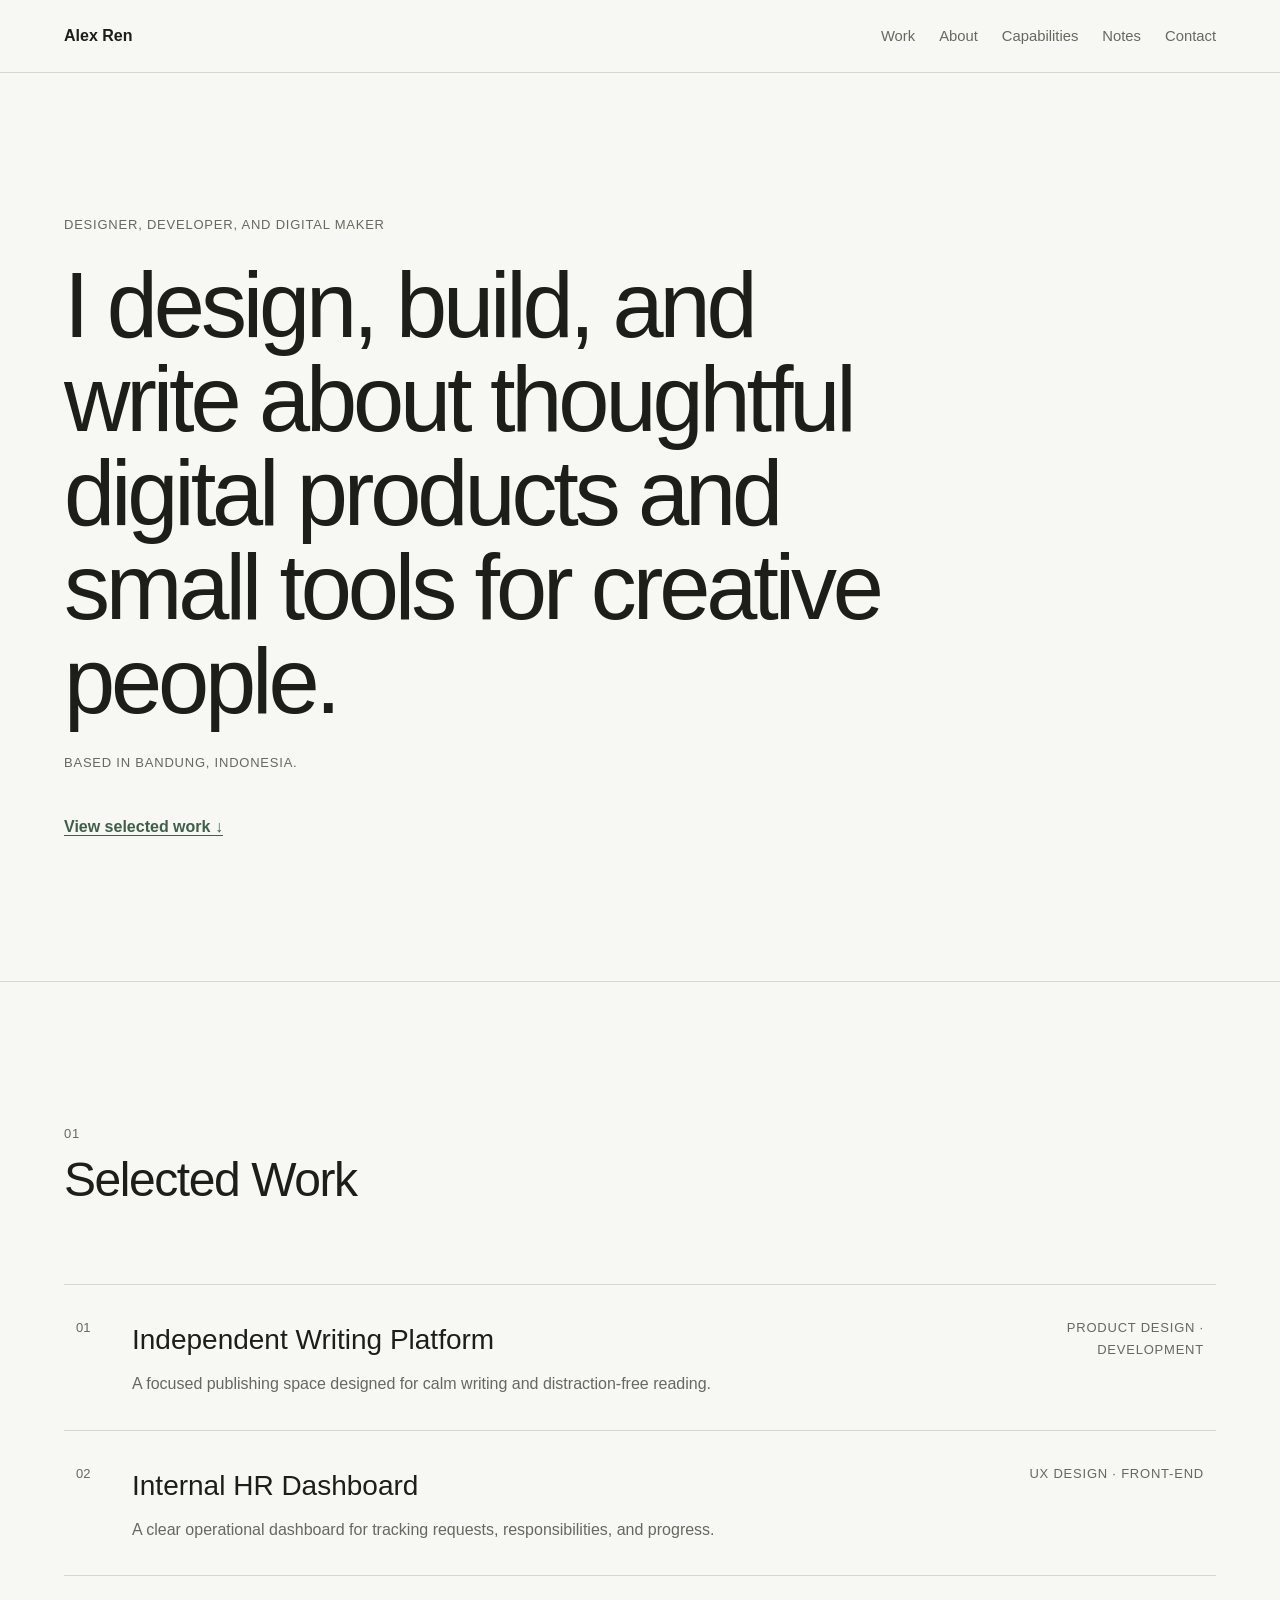
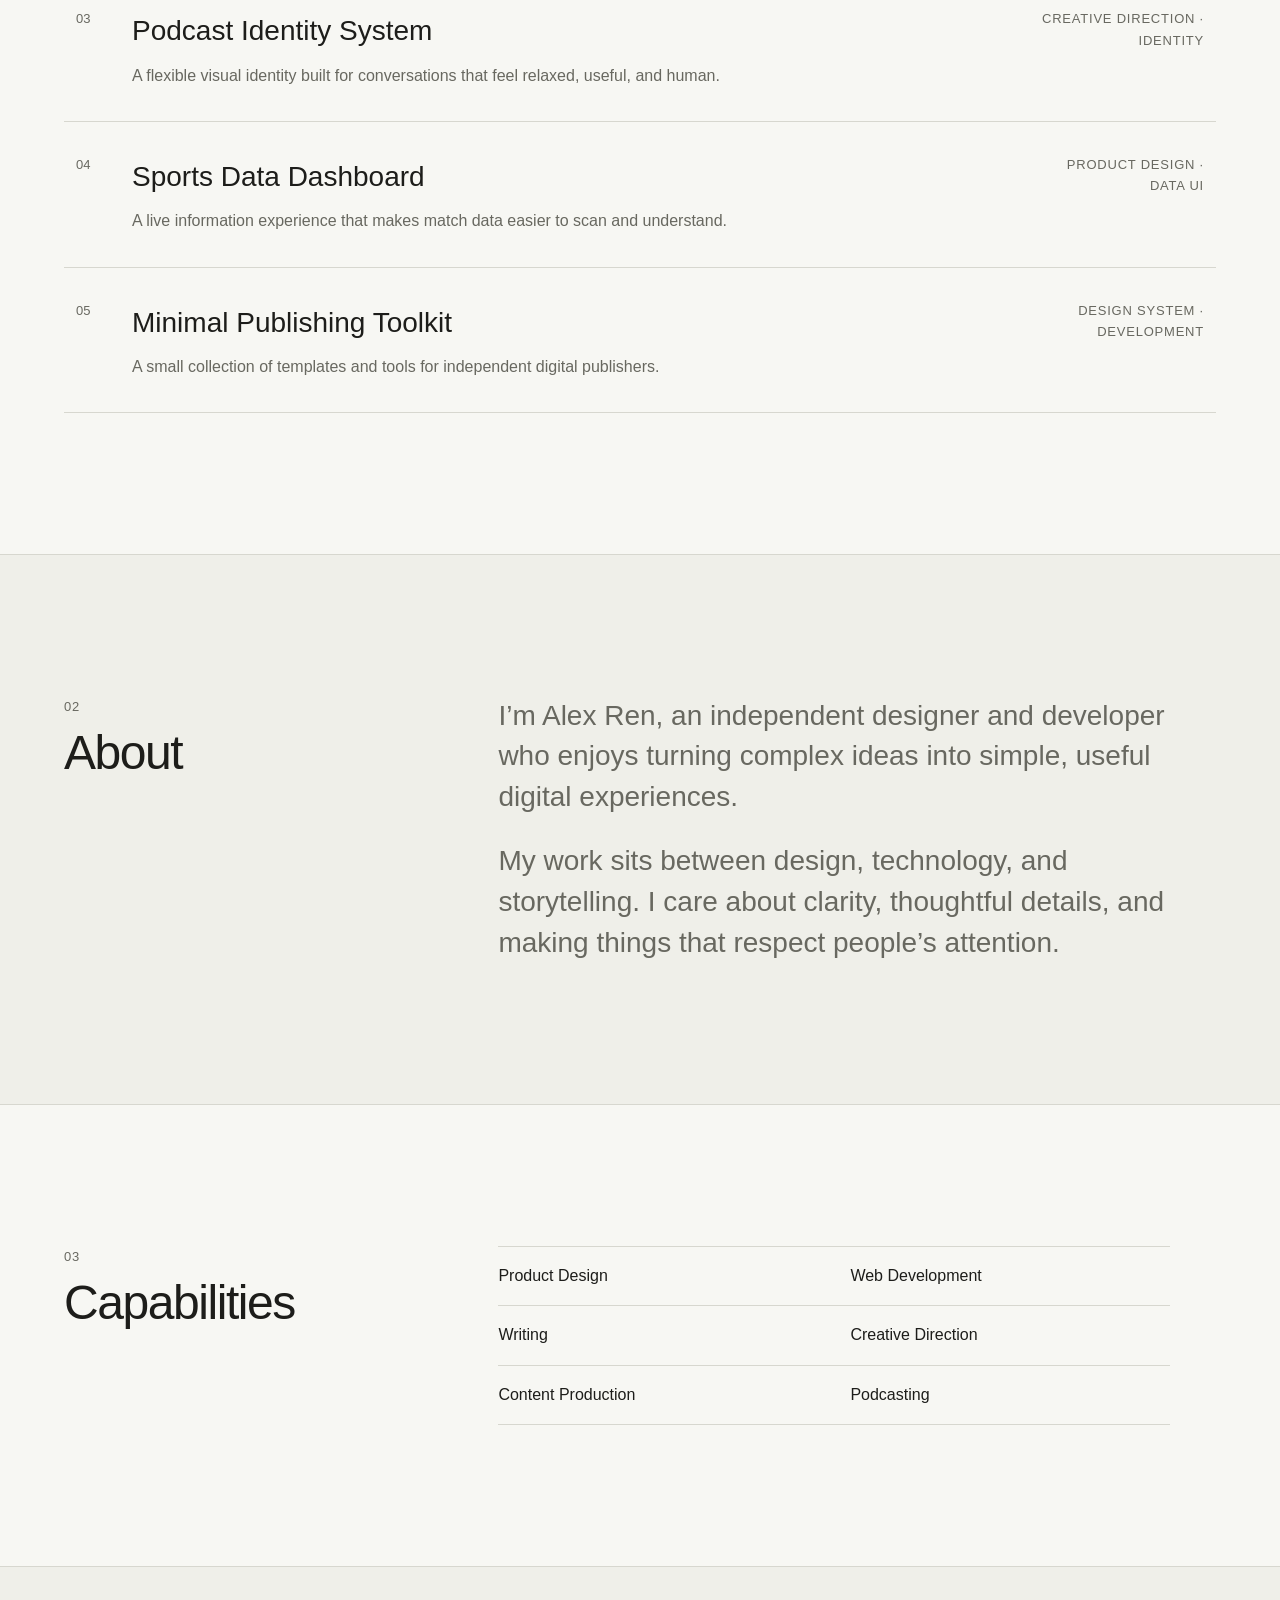
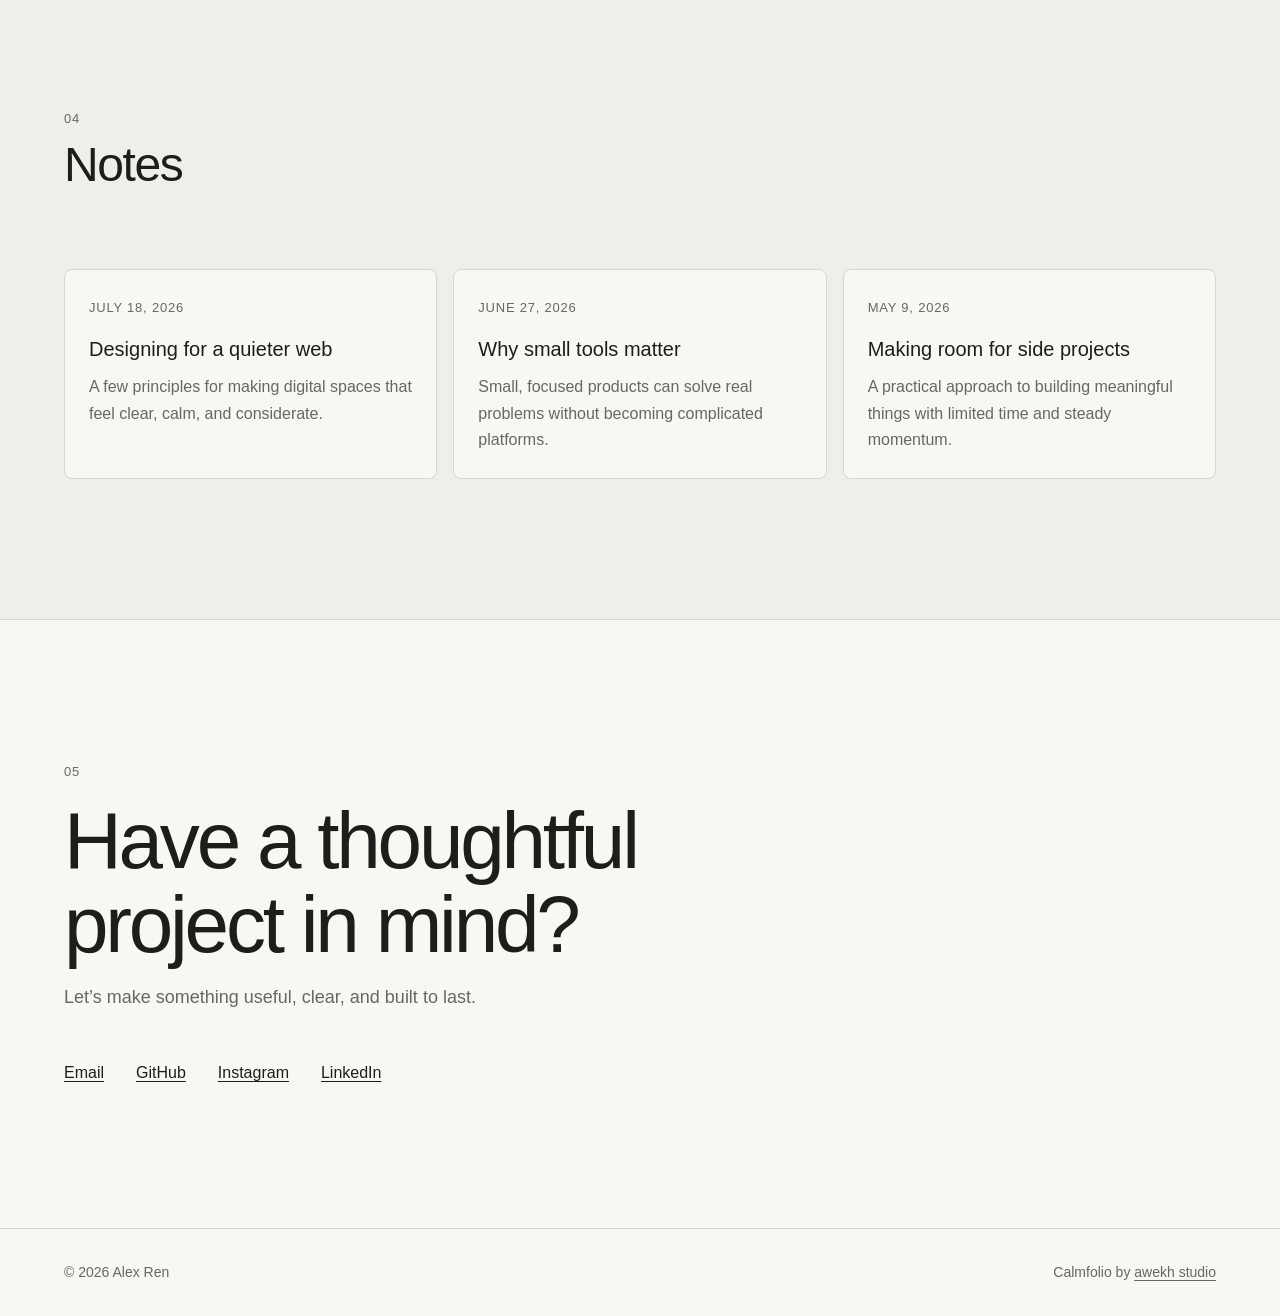
<file: index.html>
<!doctype html>
<html lang="en">
  <head>
    <meta charset="utf-8">
    <meta name="viewport" content="width=device-width, initial-scale=1">
    <title>Alex Ren — Designer, Developer, and Digital Maker</title>
    <meta name="description" content="The portfolio of Alex Ren, a designer, developer, and digital maker creating thoughtful digital products and tools.">
    <meta name="theme-color" content="#f7f7f3">

    <!-- Replace these public URLs if you deploy Calmfolio somewhere else. -->
    <link rel="canonical" href="https://awekh-studio.github.io/calmfolio/">
    <meta property="og:url" content="https://awekh-studio.github.io/calmfolio/">

    <meta property="og:title" content="Alex Ren — Designer, Developer, and Digital Maker">
    <meta property="og:description" content="A calm portfolio featuring thoughtful digital products, writing, and creative work.">
    <meta property="og:type" content="website">

    <!-- Placeholder preview: replace preview/calmfolio-cover.jpg with your final 1200 × 630 px cover image. -->
    <meta property="og:image" content="https://awekh-studio.github.io/calmfolio/preview/calmfolio-cover.jpg">
    <meta property="og:image:alt" content="Preview of Alex Ren's Calmfolio portfolio">
    <meta name="twitter:card" content="summary_large_image">
    <meta name="twitter:title" content="Alex Ren — Designer, Developer, and Digital Maker">
    <meta name="twitter:description" content="A calm portfolio featuring thoughtful digital products, writing, and creative work.">
    <!-- Uses the same placeholder cover as Open Graph; replace it before publishing your own portfolio. -->
    <meta name="twitter:image" content="https://awekh-studio.github.io/calmfolio/preview/calmfolio-cover.jpg">

    <!-- Replace this local placeholder favicon if you create your own mark. -->
    <link rel="icon" href="assets/icons/favicon.svg" type="image/svg+xml">
    <link rel="stylesheet" href="assets/css/reset.css">
    <link rel="stylesheet" href="assets/css/style.css">
    <script src="assets/js/main.js" defer></script>
  </head>
  <body>
    <a class="skip-link" href="#main-content">Skip to main content</a>

    <header class="site-header">
      <div class="container header-inner">
        <a class="site-name" href="#home" aria-label="Alex Ren, back to home">Alex Ren</a>

        <button class="nav-toggle" type="button" aria-expanded="false" aria-controls="primary-navigation">
          <span class="nav-toggle-label">Menu</span>
          <span class="nav-toggle-icon" aria-hidden="true"></span>
        </button>

        <nav id="primary-navigation" class="primary-navigation" aria-label="Primary navigation">
          <ul>
            <li><a href="#work">Work</a></li>
            <li><a href="#about">About</a></li>
            <li><a href="#capabilities">Capabilities</a></li>
            <li><a href="#notes">Notes</a></li>
            <li><a href="#contact">Contact</a></li>
          </ul>
        </nav>
      </div>
    </header>

    <main id="main-content">
      <section id="home" class="hero section">
        <div class="container">
          <p class="eyebrow">Designer, developer, and digital maker</p>
          <h1>I design, build, and write about thoughtful digital products and small tools for creative people.</h1>
          <p class="hero-meta">Based in Bandung, Indonesia.</p>
          <a class="text-link" href="#work">View selected work <span aria-hidden="true">↓</span></a>
        </div>
      </section>

      <section id="work" class="section" aria-labelledby="work-title">
        <div class="container">
          <div class="section-heading">
            <p class="section-number" aria-hidden="true">01</p>
            <h2 id="work-title">Selected Work</h2>
          </div>

          <div class="work-list">
            <article class="work-item">
              <p class="work-number" aria-hidden="true">01</p>
              <div>
                <h3><a href="#">Independent Writing Platform</a></h3>
                <p>A focused publishing space designed for calm writing and distraction-free reading.</p>
              </div>
              <p class="work-type">Product design · Development</p>
            </article>
            <article class="work-item">
              <p class="work-number" aria-hidden="true">02</p>
              <div>
                <h3><a href="#">Internal HR Dashboard</a></h3>
                <p>A clear operational dashboard for tracking requests, responsibilities, and progress.</p>
              </div>
              <p class="work-type">UX design · Front-end</p>
            </article>
            <article class="work-item">
              <p class="work-number" aria-hidden="true">03</p>
              <div>
                <h3><a href="#">Podcast Identity System</a></h3>
                <p>A flexible visual identity built for conversations that feel relaxed, useful, and human.</p>
              </div>
              <p class="work-type">Creative direction · Identity</p>
            </article>
            <article class="work-item">
              <p class="work-number" aria-hidden="true">04</p>
              <div>
                <h3><a href="#">Sports Data Dashboard</a></h3>
                <p>A live information experience that makes match data easier to scan and understand.</p>
              </div>
              <p class="work-type">Product design · Data UI</p>
            </article>
            <article class="work-item">
              <p class="work-number" aria-hidden="true">05</p>
              <div>
                <h3><a href="#">Minimal Publishing Toolkit</a></h3>
                <p>A small collection of templates and tools for independent digital publishers.</p>
              </div>
              <p class="work-type">Design system · Development</p>
            </article>
          </div>
        </div>
      </section>

      <section id="about" class="section section-surface" aria-labelledby="about-title">
        <div class="container split-layout">
          <div class="section-heading">
            <p class="section-number" aria-hidden="true">02</p>
            <h2 id="about-title">About</h2>
          </div>
          <div class="prose">
            <p>I’m Alex Ren, an independent designer and developer who enjoys turning complex ideas into simple, useful digital experiences.</p>
            <p>My work sits between design, technology, and storytelling. I care about clarity, thoughtful details, and making things that respect people’s attention.</p>
          </div>
        </div>
      </section>

      <section id="capabilities" class="section" aria-labelledby="capabilities-title">
        <div class="container split-layout">
          <div class="section-heading">
            <p class="section-number" aria-hidden="true">03</p>
            <h2 id="capabilities-title">Capabilities</h2>
          </div>
          <ul class="capabilities-list">
            <li>Product Design</li>
            <li>Web Development</li>
            <li>Writing</li>
            <li>Creative Direction</li>
            <li>Content Production</li>
            <li>Podcasting</li>
          </ul>
        </div>
      </section>

      <section id="notes" class="section section-surface" aria-labelledby="notes-title">
        <div class="container">
          <div class="section-heading">
            <p class="section-number" aria-hidden="true">04</p>
            <h2 id="notes-title">Notes</h2>
          </div>
          <div class="notes-grid">
            <article class="note-card">
              <time datetime="2026-07-18">July 18, 2026</time>
              <h3><a href="#">Designing for a quieter web</a></h3>
              <p>A few principles for making digital spaces that feel clear, calm, and considerate.</p>
            </article>
            <article class="note-card">
              <time datetime="2026-06-27">June 27, 2026</time>
              <h3><a href="#">Why small tools matter</a></h3>
              <p>Small, focused products can solve real problems without becoming complicated platforms.</p>
            </article>
            <article class="note-card">
              <time datetime="2026-05-09">May 9, 2026</time>
              <h3><a href="#">Making room for side projects</a></h3>
              <p>A practical approach to building meaningful things with limited time and steady momentum.</p>
            </article>
          </div>
        </div>
      </section>

      <section id="contact" class="section contact-section" aria-labelledby="contact-title">
        <div class="container">
          <p class="section-number" aria-hidden="true">05</p>
          <h2 id="contact-title">Have a thoughtful project in mind?</h2>
          <p>Let’s make something useful, clear, and built to last.</p>
          <ul class="contact-links" aria-label="Contact links">
            <li><a href="mailto:hello@example.com">Email</a></li>
            <li><a href="https://github.com/username">GitHub</a></li>
            <li><a href="https://instagram.com/username">Instagram</a></li>
            <li><a href="https://linkedin.com/in/username">LinkedIn</a></li>
          </ul>
        </div>
      </section>
    </main>

    <footer class="site-footer">
      <div class="container footer-inner">
        <p>© 2026 Alex Ren</p>
        <p>Calmfolio by <a href="https://github.com/awekh-studio">awekh studio</a></p>
      </div>
    </footer>
  </body>
</html>
</file>
<file: assets/css/style.css>
:root {
  --background: #f7f7f3;
  --surface: #efefe9;
  --text-primary: #1d1d1a;
  --text-secondary: #686860;
  --border: #d7d7cf;
  --accent: #3f5f4a;
  --container-width: 72rem;
  --space: clamp(1.25rem, 4vw, 3rem);
  --radius: 0.5rem;
}

html {
  scroll-padding-top: 5rem;
}

body {
  min-width: 20rem;
  background: var(--background);
  color: var(--text-primary);
  font-family: -apple-system, BlinkMacSystemFont, "Segoe UI", Helvetica, Arial, sans-serif;
  font-size: 1rem;
  line-height: 1.65;
  text-rendering: optimizeLegibility;
}

a {
  text-decoration-thickness: 0.08em;
  text-underline-offset: 0.2em;
}

a:hover {
  color: var(--accent);
}

:focus-visible {
  outline: 3px solid var(--accent);
  outline-offset: 4px;
  border-radius: 0.125rem;
}

.container {
  width: min(100% - (var(--space) * 2), var(--container-width));
  margin-inline: auto;
}

.skip-link {
  position: fixed;
  z-index: 100;
  top: 1rem;
  left: 1rem;
  padding: 0.65rem 1rem;
  transform: translateY(-200%);
  border-radius: var(--radius);
  background: var(--text-primary);
  color: var(--background);
}

.skip-link:focus {
  transform: translateY(0);
}

.site-header {
  position: relative;
  z-index: 10;
  border-bottom: 1px solid var(--border);
  background: var(--background);
}

.header-inner {
  display: flex;
  min-height: 4.5rem;
  align-items: center;
  justify-content: space-between;
  gap: 1.5rem;
}

.site-name {
  font-weight: 700;
  text-decoration: none;
}

.nav-toggle {
  display: none;
  align-items: center;
  gap: 0.6rem;
  padding: 0.5rem 0;
  border: 0;
  background: transparent;
  cursor: pointer;
}

.nav-toggle-icon,
.nav-toggle-icon::before {
  display: block;
  width: 1.25rem;
  height: 1px;
  background: currentColor;
  content: "";
  transition: transform 180ms ease;
}

.nav-toggle-icon::before {
  transform: translateY(0.35rem);
}

.nav-toggle[aria-expanded="true"] .nav-toggle-icon {
  transform: translateY(0.18rem) rotate(45deg);
}

.nav-toggle[aria-expanded="true"] .nav-toggle-icon::before {
  transform: rotate(-90deg);
}

.primary-navigation ul {
  display: flex;
  flex-wrap: wrap;
  gap: 0.5rem 1.5rem;
}

.primary-navigation a {
  color: var(--text-secondary);
  font-size: 0.925rem;
  text-decoration: none;
}

.section {
  padding-block: clamp(5rem, 11vw, 9rem);
  border-bottom: 1px solid var(--border);
}

.section-surface {
  background: var(--surface);
}

.hero {
  display: grid;
  align-items: center;
  padding-block: clamp(4.5rem, 18vw, 7rem);
}

.eyebrow,
.section-number,
.hero-meta,
.work-type,
.note-card time {
  color: var(--text-secondary);
  font-size: 0.8125rem;
  letter-spacing: 0.06em;
  text-transform: uppercase;
}

.hero h1 {
  max-width: 17ch;
  margin-block: 1.5rem;
  font-size: clamp(2.25rem, 10vw, 5.75rem);
  font-weight: 500;
  letter-spacing: -0.045em;
  line-height: 1.02;
}

.hero-meta {
  margin-bottom: 2.5rem;
}

.text-link {
  color: var(--accent);
  font-weight: 600;
}

.section-heading {
  margin-bottom: clamp(2.5rem, 6vw, 5rem);
}

.section-heading h2 {
  margin-top: 0.5rem;
  font-size: clamp(1.75rem, 5vw, 3rem);
  font-weight: 500;
  letter-spacing: -0.03em;
  line-height: 1.15;
}

.work-item {
  display: grid;
  gap: 1rem;
  padding: 2rem 0.75rem;
  border-top: 1px solid var(--border);
  transition:
    background-color 180ms ease,
    transform 180ms ease;
}

.work-item:last-child {
  border-bottom: 1px solid var(--border);
}

.work-number {
  color: var(--text-secondary);
  font-size: 0.8125rem;
}

.work-item h3 {
  margin-bottom: 0.5rem;
  font-size: clamp(1.25rem, 3vw, 1.75rem);
  font-weight: 500;
}

.work-item h3 a {
  text-decoration-color: transparent;
  transition:
    color 180ms ease,
    text-decoration-color 180ms ease;
}

.work-item:focus-within {
  background: var(--surface);
}

.work-item h3 a:hover,
.work-item h3 a:focus-visible {
  color: var(--accent);
  text-decoration-color: currentColor;
}

.work-item div p,
.note-card p,
.prose p {
  color: var(--text-secondary);
}

.split-layout {
  display: grid;
  gap: 1rem;
}

.prose {
  max-width: 42rem;
  font-size: clamp(1.2rem, 3vw, 1.75rem);
  line-height: 1.45;
}

.prose p + p {
  margin-top: 1.5rem;
}

.capabilities-list {
  display: grid;
  max-width: 42rem;
  grid-template-columns: repeat(2, minmax(0, 1fr));
  gap: 0;
  border-top: 1px solid var(--border);
}

.capabilities-list li {
  padding-block: 1rem;
  border-bottom: 1px solid var(--border);
}

.capabilities-list li:nth-child(even) {
  padding-left: 1rem;
}

.notes-grid {
  display: grid;
  gap: 1rem;
}

.note-card {
  padding: 1.5rem;
  border: 1px solid var(--border);
  border-radius: var(--radius);
  background: var(--background);
  transition:
    border-color 180ms ease,
    transform 180ms ease;
}

.note-card:focus-within {
  border-color: var(--text-secondary);
}

.note-card h3 {
  margin-block: 1rem 0.75rem;
  font-size: 1.25rem;
  font-weight: 500;
  line-height: 1.3;
}

.note-card h3 a {
  text-decoration: none;
}

.contact-section h2 {
  max-width: 15ch;
  margin-block: 1rem;
  font-size: clamp(2.25rem, 7vw, 5rem);
  font-weight: 500;
  letter-spacing: -0.04em;
  line-height: 1.05;
}

.contact-section > .container > p:not(.section-number) {
  color: var(--text-secondary);
  font-size: 1.125rem;
}

.contact-links {
  display: flex;
  flex-wrap: wrap;
  gap: 1rem 2rem;
  margin-top: 3rem;
}

.site-footer {
  padding-block: 2rem;
  color: var(--text-secondary);
  font-size: 0.875rem;
}

.error-page {
  display: grid;
  min-height: 100vh;
  min-height: 100svh;
}

.error-main {
  display: grid;
  align-items: center;
  padding-block: clamp(4rem, 12vw, 8rem);
}

.error-main h1 {
  max-width: 12ch;
  margin-block: 1rem;
  font-size: clamp(3rem, 10vw, 7rem);
  font-weight: 500;
  letter-spacing: -0.05em;
  line-height: 0.98;
}

.error-main p:not(.eyebrow) {
  margin-bottom: 2rem;
  color: var(--text-secondary);
  font-size: 1.125rem;
}

.footer-inner {
  display: flex;
  flex-direction: column;
  gap: 0.5rem;
}

@media (max-width: 43.75rem) {
  .js .nav-toggle {
    display: flex;
  }

  .js .primary-navigation {
    position: absolute;
    top: 100%;
    right: 0;
    left: 0;
    display: none;
    padding: 1rem var(--space) 1.5rem;
    border-bottom: 1px solid var(--border);
    background: var(--background);
  }

  .js .primary-navigation.is-open {
    display: block;
  }

  .js .primary-navigation ul {
    flex-direction: column;
    gap: 0;
  }

  .js .primary-navigation a {
    display: block;
    padding-block: 0.65rem;
    font-size: 1rem;
  }
}

@media (min-width: 43.75rem) {
  .work-item {
    grid-template-columns: 2.5rem minmax(0, 1fr) 11rem;
    align-items: start;
  }

  .work-type {
    text-align: right;
  }

  .split-layout {
    grid-template-columns: minmax(12rem, 0.7fr) minmax(0, 1.3fr);
    gap: var(--space);
  }

  .split-layout .section-heading {
    margin-bottom: 0;
  }

  .notes-grid {
    grid-template-columns: repeat(3, minmax(0, 1fr));
  }

  .footer-inner {
    flex-direction: row;
    justify-content: space-between;
  }
}

@media (min-width: 48rem) {
  .hero {
    min-height: calc(100vh - 4.5rem);
    min-height: calc(100svh - 4.5rem);
    padding-block: clamp(5rem, 11vw, 9rem);
  }

  .hero h1 {
    font-size: clamp(2.5rem, 8vw, 5.75rem);
  }
}

@media (hover: hover) {
  .work-item:hover {
    background: var(--surface);
    transform: translateX(0.25rem);
  }

  .work-item:hover h3 a {
    color: var(--accent);
    text-decoration-color: currentColor;
  }

  .note-card:hover {
    border-color: var(--text-secondary);
    transform: translateY(-0.2rem);
  }
}

@media (prefers-reduced-motion: reduce) {
  .nav-toggle-icon,
  .nav-toggle-icon::before,
  .work-item,
  .work-item h3 a,
  .note-card {
    transition-duration: 0.01ms;
  }

  .work-item:hover,
  .note-card:hover {
    transform: none;
  }
}
</file>
